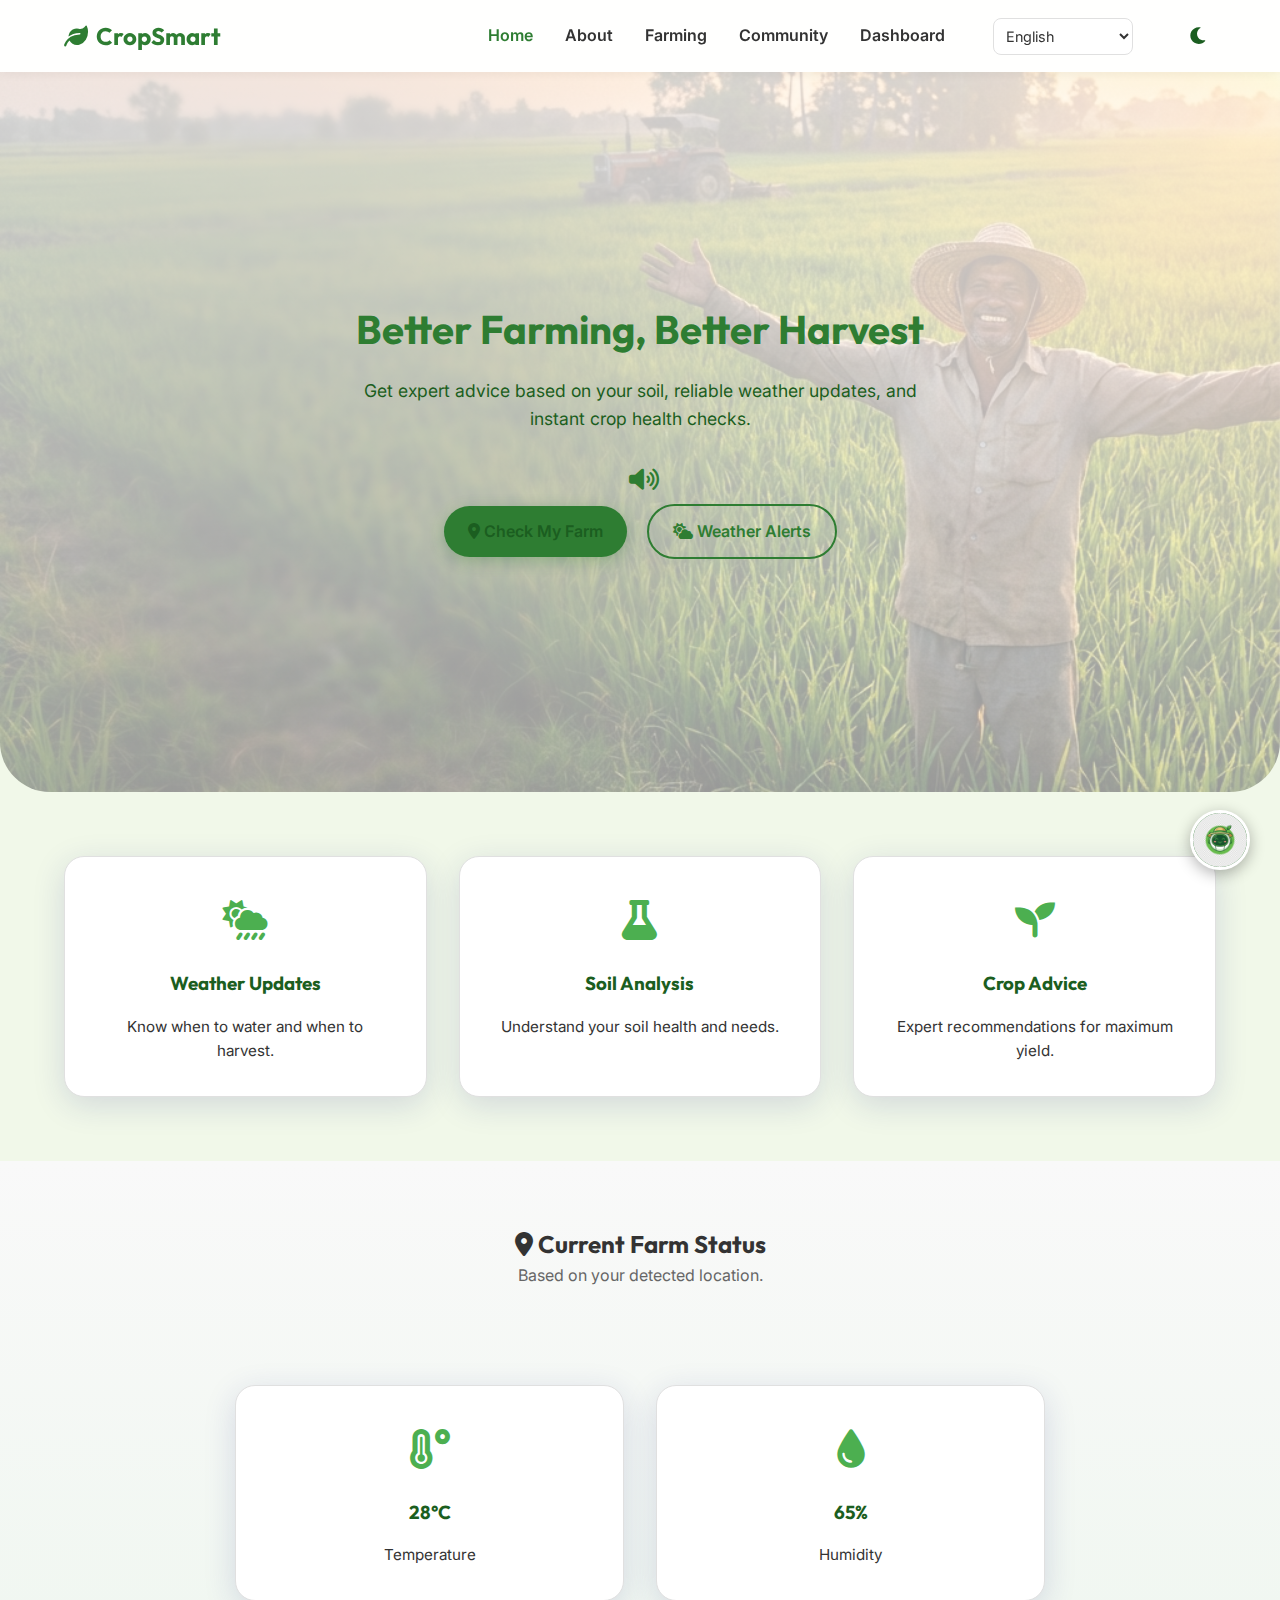
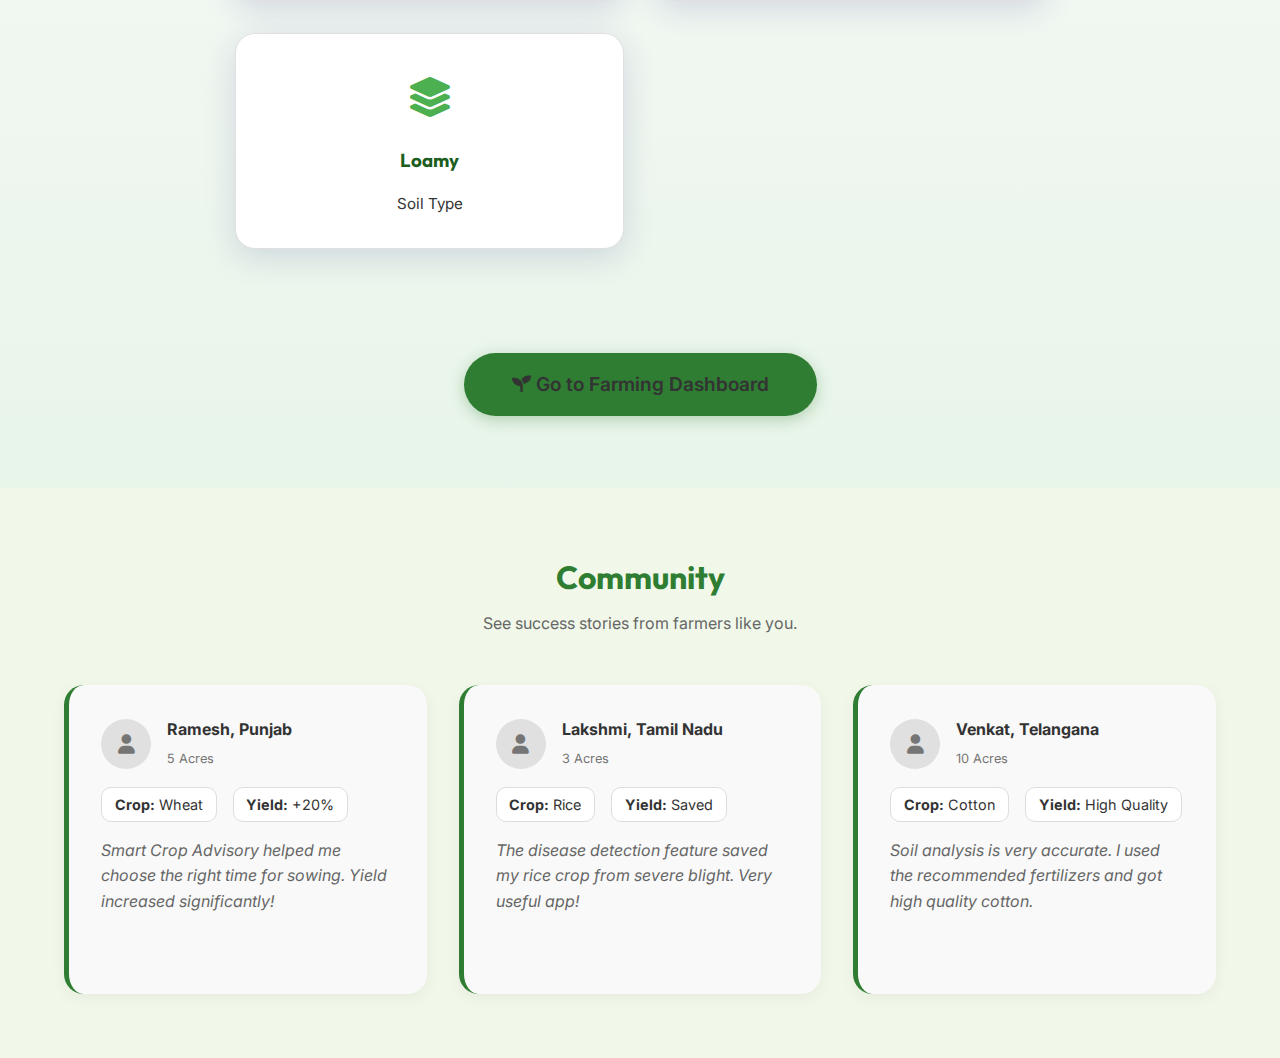
<file: index.html>
<!DOCTYPE html>
<html lang="en">

<head>
    <meta charset="UTF-8">
    <meta name="viewport" content="width=device-width, initial-scale=1.0">
    <title>Smart Crop Advisory</title>
    <link rel="stylesheet" href="css/style.css">
    <!-- Font Awesome for Icons -->
    <link rel="stylesheet" href="https://cdnjs.cloudflare.com/ajax/libs/font-awesome/6.0.0/css/all.min.css">
    <!-- Google Fonts: Inter and Outfit -->
    <link href="https://fonts.googleapis.com/css2?family=Inter:wght@400;600&family=Outfit:wght@500;700&display=swap"
        rel="stylesheet">
</head>

<body>

    <!-- Navigation -->
    <nav class="navbar">
        <div class="logo">
            <i class="fas fa-leaf"></i> CropSmart
        </div>
        <ul class="nav-links">
            <li><a href="#home" class="active" data-i18n="nav-home">Home</a></li>
            <li><a href="about.html" data-i18n="nav-about">About</a></li>
            <li><a href="farming.html" data-i18n="nav-farming">Farming</a></li>
            <li><a href="#community-section" data-i18n="nav-community">Community</a></li>
            <li><a href="dashboard.html" data-i18n="nav-dashboard">Dashboard</a></li>
            <div class="lang-select-container">
                <select id="language-select" class="lang-select" onchange="changeLanguage(this.value)">
                    <option value="en">English</option>
                    <option value="hi">हिंदी (Hindi)</option>
                    <option value="ta">தமிழ் (Tamil)</option>
                    <option value="te">తెలుగు (Telugu)</option>
                    <option value="kn">ಕನ್ನಡ (Kannada)</option>
                </select>
            </div>
            <button class="theme-toggle" onclick="toggleTheme()" title="Toggle Dark/Light Mode">
                <i id="theme-icon" class="fas fa-moon"></i>
            </button>
        </ul>
        <div class="hamburger">
            <i class="fas fa-bars"></i>
        </div>
    </nav>

    <!-- Hero Section -->
    <header id="home" class="hero">
        <div class="hero-content">
            <h1 data-i18n="hero-title">Better Farming, Better Harvest</h1>
            <p data-i18n="hero-desc">Get expert advice based on your soil, reliable weather updates, and instant crop
                health checks.</p>
            <button class="voice-btn" onclick="speakText('hero-desc')" title="Listen"><i
                    class="fas fa-volume-up"></i></button>
            <div class="cta-group">
                <a href="dashboard.html" class="btn btn-primary"><i class="fas fa-map-marker-alt"></i> <span
                        data-i18n="btn-check-farm">Check My Farm</span></a>
                <a href="farming.html" class="btn btn-secondary"><i class="fas fa-cloud-sun"></i> <span
                        data-i18n="btn-weather-alerts">Weather Alerts</span></a>
            </div>
        </div>
    </header>

    <!-- Benefits Section -->
    <section class="features">
        <div class="feature-card">
            <div class="icon-box"><i class="fas fa-cloud-sun-rain"></i></div>
            <h3 data-i18n="feat-weather">Weather Updates</h3>
            <p data-i18n="feat-weather-desc">Know when to water and when to harvest.</p>
        </div>
        <div class="feature-card">
            <div class="icon-box"><i class="fas fa-flask"></i></div>
            <h3 data-i18n="feat-soil">Soil Analysis</h3>
            <p data-i18n="feat-soil-desc">Understand your soil health and needs.</p>
        </div>
        <div class="feature-card">
            <div class="icon-box"><i class="fas fa-seedling"></i></div>
            <h3 data-i18n="feat-advice">Crop Advice</h3>
            <p data-i18n="feat-advice-desc">Expert recommendations for maximum yield.</p>
        </div>
    </section>

    <!-- Current Status Section -->
    <section id="status-section"
        style="padding: 4rem 5%; background: linear-gradient(to bottom, #f9f9f9, #e8f5e9); text-align: center;">
        <div style="max-width: 900px; margin: 0 auto;">
            <h2><i class="fas fa-map-marker-alt"></i> Current Farm Status</h2>
            <p style="margin-bottom: 2rem; color: #666;">Based on your detected location.</p>

            <div class="features">
                <div class="feature-card">
                    <div class="icon-box"><i class="fas fa-temperature-high"></i></div>
                    <h3>28°C</h3>
                    <p>Temperature</p>
                </div>
                <div class="feature-card">
                    <div class="icon-box"><i class="fas fa-tint"></i></div>
                    <h3>65%</h3>
                    <p>Humidity</p>
                </div>
                <div class="feature-card">
                    <div class="icon-box"><i class="fas fa-layer-group"></i></div>
                    <h3>Loamy</h3>
                    <p>Soil Type</p>
                </div>
            </div>

            <div style="margin-top:2rem;">
                <a href="farming.html" class="btn btn-primary" style="padding: 1rem 3rem; font-size: 1.2rem;">
                    <i class="fas fa-seedling"></i> Go to Farming Dashboard
                </a>
            </div>
        </div>
    </section>
    </div>
    </div>
    </section>

    </section>

    <!-- Community / Success Stories -->
    <section id="community-section" class="community-section">
        <h2 data-i18n="sec-community">Farmer Community</h2>
        <p data-i18n="community-desc">See success stories from farmers like you.</p>

        <div class="stories-grid">
            <!-- Story 1 -->
            <div class="story-card">
                <div class="story-header">
                    <div class="farmer-avatar"><i class="fas fa-user"></i></div>
                    <div class="farmer-info">
                        <h4 data-i18n="story-1-name">Ramesh, Punjab</h4>
                        <span>5 Acres</span>
                    </div>
                </div>
                <div class="story-stats">
                    <div class="stat-item"><strong data-i18n="lbl-crop">Crop:</strong> Wheat</div>
                    <div class="stat-item"><strong data-i18n="lbl-yield">Yield:</strong> +20%</div>
                </div>
                <p class="story-quote" data-i18n="story-1-quote">"Smart Crop Advisory helped me choose the right time
                    for sowing. Yield increased significantly!"</p>
            </div>

            <!-- Story 2 -->
            <div class="story-card">
                <div class="story-header">
                    <div class="farmer-avatar"><i class="fas fa-user"></i></div>
                    <div class="farmer-info">
                        <h4 data-i18n="story-2-name">Lakshmi, Tamil Nadu</h4>
                        <span>3 Acres</span>
                    </div>
                </div>
                <div class="story-stats">
                    <div class="stat-item"><strong data-i18n="lbl-crop">Crop:</strong> Rice</div>
                    <div class="stat-item"><strong data-i18n="lbl-yield">Yield:</strong> Saved</div>
                </div>
                <p class="story-quote" data-i18n="story-2-quote">"The disease detection feature saved my rice crop from
                    severe blight. Very useful app!"</p>
            </div>

            <!-- Story 3 -->
            <div class="story-card">
                <div class="story-header">
                    <div class="farmer-avatar"><i class="fas fa-user"></i></div>
                    <div class="farmer-info">
                        <h4 data-i18n="story-3-name">Venkat, Telangana</h4>
                        <span>10 Acres</span>
                    </div>
                </div>
                <div class="story-stats">
                    <div class="stat-item"><strong data-i18n="lbl-crop">Crop:</strong> Cotton</div>
                    <div class="stat-item"><strong data-i18n="lbl-yield">Yield:</strong> High Quality</div>
                </div>
                <p class="story-quote" data-i18n="story-3-quote">"Soil analysis is very accurate. I used the recommended
                    fertilizers and got high quality cotton."</p>
            </div>
        </div>
    </section>

    <!-- Footer -->
    <footer>
    </footer>

    <script src="js/i18n.js"></script>
    <script src="js/app.js"></script>
    <script src="js/analysis.js"></script>
    <script src="js/farming_data.js"></script>
    <script src="js/chatbot.js"></script>
    <script src="js/weather.js"></script>
</body>

</html>
</file>
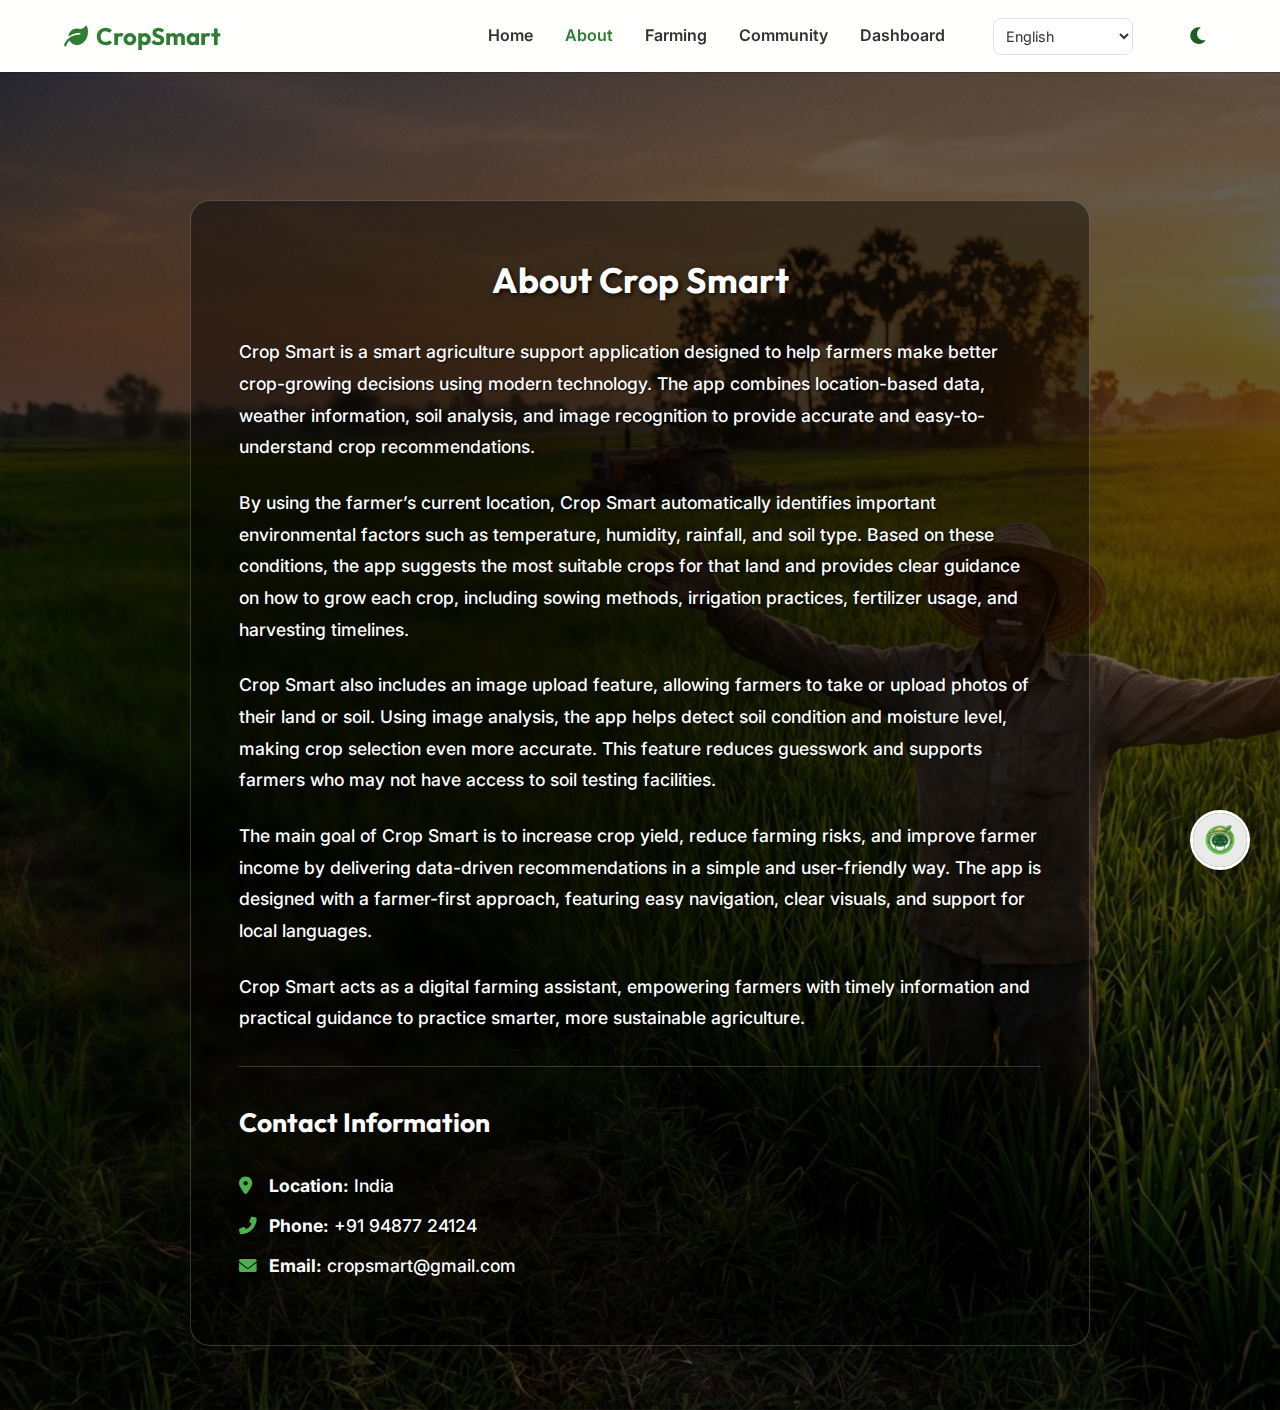
<file: about.html>
<!DOCTYPE html>
<html lang="en">

<head>
    <meta charset="UTF-8">
    <meta name="viewport" content="width=device-width, initial-scale=1.0">
    <title>About Us - Crop Smart</title>
    <link rel="stylesheet" href="css/style.css">
    <link rel="stylesheet" href="https://cdnjs.cloudflare.com/ajax/libs/font-awesome/6.0.0/css/all.min.css">
    <link href="https://fonts.googleapis.com/css2?family=Inter:wght@400;600&family=Outfit:wght@500;700&display=swap"
        rel="stylesheet">
    <style>
        .about-hero {
            background: linear-gradient(rgba(0, 0, 0, 0.6), rgba(0, 0, 0, 0.6)), url('assets/farmer_hero.png');
            background-size: cover;
            background-position: center;
            min-height: 100vh;
            display: flex;
            align-items: center;
            justify-content: center;
            padding: 8rem 5% 4rem;
            /* Top padding for fixed navbar */
            color: white;
            text-align: left;
        }

        .about-card {
            background: rgba(0, 0, 0, 0.4);
            /* Dark transparent overlay */
            backdrop-filter: none;
            /* Removed blur to see image clearly */
            -webkit-backdrop-filter: none;
            color: #fff;
            /* White text */
            max-width: 900px;
            padding: 3rem;
            border-radius: 20px;
            box-shadow: none;
            /* Removed box shadow */
            line-height: 1.8;
            font-size: 1.1rem;
            border: 1px solid rgba(255, 255, 255, 0.2);
        }

        .about-card h1 {
            color: #fff;
            /* White header */
            margin-bottom: 1.5rem;
            text-align: center;
            text-shadow: 2px 2px 4px rgba(0, 0, 0, 0.8);
            font-weight: 700;
        }

        .about-card p {
            margin-bottom: 1.5rem;
            font-weight: 500;
            text-shadow: 1px 1px 2px rgba(0, 0, 0, 0.8);
        }
    </style>
</head>

<body>

    <!-- Navigation -->
    <nav class="navbar">
        <div class="logo">
            <i class="fas fa-leaf"></i> CropSmart
        </div>
        <ul class="nav-links">
            <li><a href="index.html" data-i18n="nav-home">Home</a></li>
            <li><a href="about.html" class="active" data-i18n="nav-about">About</a></li>
            <li><a href="farming.html" data-i18n="nav-farming">Farming</a></li>
            <li><a href="index.html#community-section" data-i18n="nav-community">Community</a></li>
            <li><a href="dashboard.html" data-i18n="nav-dashboard">Dashboard</a></li>
            <div class="lang-select-container">
                <select id="language-select" class="lang-select" onchange="changeLanguage(this.value)">
                    <option value="en">English</option>
                    <option value="hi">हिंदी (Hindi)</option>
                    <option value="ta">தமிழ் (Tamil)</option>
                    <option value="te">తెలుగు (Telugu)</option>
                    <option value="kn">ಕನ್ನಡ (Kannada)</option>
                </select>
            </div>
            <button class="theme-toggle" onclick="toggleTheme()" title="Toggle Dark/Light Mode">
                <i id="theme-icon" class="fas fa-moon"></i>
            </button>
        </ul>
        <div class="hamburger">
            <i class="fas fa-bars"></i>
        </div>
    </nav>

    <div class="about-hero">
        <div class="about-card">
            <h1 data-i18n="about-title">About Crop Smart</h1>
            <p data-i18n="about-p1">Crop Smart is a smart agriculture support application designed to help farmers make
                better crop-growing decisions using modern technology. The app combines location-based data, weather
                information, soil analysis, and image recognition to provide accurate and easy-to-understand crop
                recommendations.</p>

            <p data-i18n="about-p2">By using the farmer’s current location, Crop Smart automatically identifies
                important environmental factors such as temperature, humidity, rainfall, and soil type. Based on these
                conditions, the app suggests the most suitable crops for that land and provides clear guidance on how to
                grow each crop, including sowing methods, irrigation practices, fertilizer usage, and harvesting
                timelines.</p>

            <p data-i18n="about-p3">Crop Smart also includes an image upload feature, allowing farmers to take or upload
                photos of their land or soil. Using image analysis, the app helps detect soil condition and moisture
                level, making crop selection even more accurate. This feature reduces guesswork and supports farmers who
                may not have access to soil testing facilities.</p>

            <p data-i18n="about-p4">The main goal of Crop Smart is to increase crop yield, reduce farming risks, and
                improve farmer income by delivering data-driven recommendations in a simple and user-friendly way. The
                app is designed with a farmer-first approach, featuring easy navigation, clear visuals, and support for
                local languages.</p>

            <p data-i18n="about-p5">Crop Smart acts as a digital farming assistant, empowering farmers with timely
                information and practical guidance to practice smarter, more sustainable agriculture.</p>

            <hr style="border: 0; border-top: 1px solid rgba(255, 255, 255, 0.2); margin: 2rem 0;">

            <h2 style="color: #fff; margin-bottom: 1.5rem; font-weight: 700;">Contact Information</h2>

            <div style="margin-bottom: 1rem;">
                <p style="margin-bottom: 0.5rem;"><i class="fas fa-map-marker-alt"
                        style="width: 25px; color: #4CAF50;"></i> <strong>Location:</strong> India</p>
                <p style="margin-bottom: 0.5rem;"><i class="fas fa-phone-alt" style="width: 25px; color: #4CAF50;"></i>
                    <strong>Phone:</strong> +91 94877 24124</p>
                <p style="margin-bottom: 0.5rem;"><i class="fas fa-envelope" style="width: 25px; color: #4CAF50;"></i>
                    <strong>Email:</strong> cropsmart@gmail.com</p>
            </div>
        </div>
    </div>

    <script src="js/i18n.js"></script>
    <script src="js/app.js"></script>
    <script src="js/chatbot.js"></script>
</body>

</html>
</file>
<file: css/style.css>
/* ... (Previous Base Styles) ... */

html {
    scroll-behavior: smooth;
}

:root {
    --primary-color: #2e7d32;
    /* Forest Green */
    --secondary-color: #4caf50;
    /* Fresh Green */
    --accent-color: #81c784;
    /* Light Green */
    --earth-color: #795548;
    /* Soil Brown */

    /* Default Light Theme */
    --text-main: #1b5e20;
    --text-body: #333333;
    --background-main: #f1f8e9;
    --card-bg: #ffffff;
    --glass-bg: rgba(255, 255, 255, 0.9);
    --shadow: 0 8px 32px 0 rgba(31, 38, 135, 0.15);
    --navbar-bg: rgba(255, 255, 255, 0.95);
    --border-color: #e0e0e0;
}

[data-theme="dark"] {
    /* Dark Theme Overrides */
    --text-main: #a5d6a7;
    --text-body: #e0e0e0;
    --background-main: #121212;
    --card-bg: #1e1e1e;
    --glass-bg: rgba(30, 30, 30, 0.9);
    --shadow: 0 8px 32px 0 rgba(0, 0, 0, 0.5);
    --navbar-bg: rgba(18, 18, 18, 0.95);
    --border-color: #333333;
}

* {
    margin: 0;
    padding: 0;
    box-sizing: border-box;
    font-family: 'Inter', sans-serif;
}

/* Language Selector */
.lang-select-container {
    margin-left: 1rem;
    position: relative;
    display: inline-block;
}

.lang-select {
    padding: 0.5rem;
    border-radius: 8px;
    border: 1px solid var(--border-color);
    background: var(--card-bg);
    font-size: 0.9rem;
    cursor: pointer;
    outline: none;
    color: var(--text-body);
}

.voice-btn {
    background: none;
    border: none;
    color: var(--primary-color);
    font-size: 1.5rem;
    cursor: pointer;
    margin-left: 0.5rem;
    transition: transform 0.2s;
}

.voice-btn:hover {
    transform: scale(1.1);
}

body {
    background-color: var(--background-main);
    color: var(--text-body);
    transition: background-color 0.3s, color 0.3s;
    line-height: 1.6;
}

/* Theme Toggle Button */
.theme-toggle {
    background: none;
    border: none;
    cursor: pointer;
    font-size: 1.2rem;
    color: var(--text-main);
    margin-left: 1rem;
    padding: 0.5rem;
    border-radius: 50%;
    transition: background 0.3s;
}

.theme-toggle:hover {
    background: rgba(0, 0, 0, 0.1);
}

[data-theme="dark"] .theme-toggle:hover {
    background: rgba(255, 255, 255, 0.1);
}

/* Typography */
h1,
h2,
h3,
.logo {
    font-family: 'Outfit', sans-serif;
}

/* Navbar */
.navbar {
    display: flex;
    justify-content: space-between;
    align-items: center;
    padding: 1rem 5%;
    background: var(--navbar-bg);
    backdrop-filter: blur(10px);
    -webkit-backdrop-filter: blur(10px);
    position: sticky;
    top: 0;
    z-index: 1000;
    box-shadow: 0 2px 10px rgba(0, 0, 0, 0.05);
}

.logo {
    font-size: 1.5rem;
    font-weight: 700;
    color: var(--primary-color);
    display: flex;
    align-items: center;
    gap: 0.5rem;
}

.nav-links {
    display: flex;
    gap: 2rem;
    list-style: none;
    align-items: center;
}

.nav-links a {
    text-decoration: none;
    color: var(--text-body);
    font-weight: 600;
    transition: color 0.3s;
}

.nav-links a.active,
.nav-links a:hover {
    color: var(--primary-color);
}

.hamburger {
    display: none;
    font-size: 1.5rem;
    color: var(--primary-color);
}

/* Hero Section */
.hero {
    padding: 4rem 5%;
    text-align: center;
    background: linear-gradient(rgba(255, 255, 255, 0.8), rgba(255, 255, 255, 0.6)), url('../assets/farmer_hero.png');
    background-size: cover;
    background-position: center;
    min-height: 80vh;
    display: flex;
    align-items: center;
    justify-content: center;
    border-bottom-left-radius: 50px;
    border-bottom-right-radius: 50px;
    color: #1b5e20;
}

.hero h1 {
    font-size: 2.5rem;
    margin-bottom: 1rem;
    color: var(--primary-color);
}

.hero p {
    font-size: 1.1rem;
    margin-bottom: 2rem;
    max-width: 600px;
    margin-left: auto;
    margin-right: auto;
}

/* Buttons */
.btn {
    display: inline-block;
    padding: 0.8rem 1.5rem;
    border-radius: 50px;
    text-decoration: none;
    font-weight: 600;
    margin: 0.5rem;
    cursor: pointer;
    border: none;
    font-family: inherit;
    transition: transform 0.2s, box-shadow 0.2s;
}

.btn-primary {
    background-color: var(--primary-color);
    color: var(--white);
    box-shadow: 0 4px 15px rgba(46, 125, 50, 0.3);
}

.btn-primary:disabled {
    background-color: #ccc;
    cursor: not-allowed;
    box-shadow: none;
}

.btn-secondary {
    background-color: var(--white);
    color: var(--primary-color);
    border: 2px solid var(--primary-color);
}

.btn:hover:not(:disabled) {
    transform: translateY(-2px);
    box-shadow: 0 6px 20px rgba(46, 125, 50, 0.4);
}

/* Features */
.features {
    padding: 4rem 5%;
    display: grid;
    grid-template-columns: repeat(auto-fit, minmax(250px, 1fr));
    gap: 2rem;
    text-align: center;
}

.feature-card {
    background: var(--card-bg);
    padding: 2rem;
    border-radius: 20px;
    box-shadow: var(--shadow);
    text-align: center;
    transition: transform 0.3s;
    border: 1px solid var(--border-color);
}

.feature-card:hover {
    transform: translateY(-5px);
}

.feature-card h3 {
    margin-bottom: 1rem;
    color: var(--text-main);
}

.feature-card p {
    color: var(--text-body);
    font-size: 0.95rem;
}

.icon-box {
    font-size: 2.5rem;
    color: var(--secondary-color);
    margin-bottom: 1rem;
}

/* Dashboard Styles */
.dashboard-container {
    padding: 2rem 5%;
    max-width: 1200px;
    margin: 0 auto;
}

.dashboard-section {
    background: var(--white);
    padding: 2rem;
    border-radius: 15px;
    box-shadow: var(--shadow);
    margin-bottom: 2rem;
}

.step-badge {
    background: var(--primary-color);
    color: white;
    padding: 0.2rem 0.8rem;
    border-radius: 50%;
    margin-right: 0.5rem;
    font-size: 1.2rem;
}

.instruction-text {
    color: #666;
    margin-bottom: 1rem;
}

/* Map */
.map-container-large {
    height: 400px;
    width: 100%;
    border-radius: 15px;
    z-index: 1;
    border: 3px solid #e0e0e0;
}

.action-row {
    display: flex;
    justify-content: space-between;
    align-items: center;
    margin-top: 1.5rem;
    flex-wrap: wrap;
    gap: 1rem;
}

.location-info p {
    margin: 0.2rem 0;
    font-weight: 600;
}

.sub-info {
    font-size: 0.9rem;
    color: #777;
    font-weight: 400 !important;
}

/* Recommendation Grid */
.crop-grid {
    display: grid;
    grid-template-columns: repeat(auto-fill, minmax(250px, 1fr));
    gap: 1.5rem;
    animation: fadeIn 0.5s ease-in;
}

@keyframes fadeIn {
    from {
        opacity: 0;
        transform: translateY(10px);
    }

    to {
        opacity: 1;
        transform: translateY(0);
    }
}

.crop-card {
    background: white;
    border-radius: 15px;
    overflow: hidden;
    box-shadow: 0 4px 10px rgba(0, 0, 0, 0.1);
    cursor: pointer;
    transition: transform 0.2s;
    border: 1px solid #eee;
}

.crop-card:hover {
    transform: translateY(-5px);
    box-shadow: 0 8px 20px rgba(0, 0, 0, 0.15);
}

.crop-img {
    width: 100%;
    height: 150px;
    object-fit: cover;
}

.crop-info {
    padding: 1rem;
}

.crop-info h4 {
    color: var(--primary-color);
    margin-bottom: 0.4rem;
    font-size: 1.2rem;
}

.tag {
    display: inline-block;
    padding: 0.2rem 0.6rem;
    border-radius: 12px;
    font-size: 0.8rem;
    font-weight: 600;
}

.tag-high {
    background: #e8f5e9;
    color: #2e7d32;
}

.tag-med {
    background: #fff3e0;
    color: #f57c00;
}

/* Dashboard Grid Extras */
.dashboard-grid {
    display: grid;
    grid-template-columns: repeat(auto-fit, minmax(300px, 1fr));
    gap: 2rem;
    margin-bottom: 2rem;
}

.card {
    background: var(--white);
    padding: 1.5rem;
    border-radius: 15px;
    box-shadow: var(--shadow);
}

/* Modal */
.modal {
    display: none;
    position: fixed;
    z-index: 2000;
    left: 0;
    top: 0;
    width: 100%;
    height: 100%;
    background-color: rgba(0, 0, 0, 0.5);
    backdrop-filter: blur(5px);
}

.modal-content {
    background-color: #fff;
    margin: 10% auto;
    padding: 0;
    border-radius: 20px;
    width: 90%;
    max-width: 600px;
    position: relative;
    max-height: 80vh;
    overflow-y: auto;
    box-shadow: 0 10px 40px rgba(0, 0, 0, 0.3);
    animation: slideUp 0.3s ease-out;
}

@keyframes slideUp {
    from {
        transform: translateY(50px);
        opacity: 0;
    }

    to {
        transform: translateY(0);
        opacity: 1;
    }
}

.close-modal {
    color: #aaa;
    position: absolute;
    right: 20px;
    top: 15px;
    font-size: 28px;
    font-weight: bold;
    cursor: pointer;
    z-index: 2;
}

.modal-header {
    position: relative;
}

.modal-hero-img {
    width: 100%;
    height: 200px;
    object-fit: cover;
}

.modal-body-content {
    padding: 2rem;
}

.detail-row {
    display: flex;
    margin-bottom: 1rem;
    align-items: baseline;
}

.detail-row i {
    color: var(--primary-color);
    width: 25px;
    margin-right: 10px;
}

/* Mobile */
@media (max-width: 768px) {
    .nav-links {
        display: none;
    }

    .hamburger {
        display: block;
    }

    .hero h1 {
        font-size: 2rem;
    }
}

/* Community / Success Stories */
.community-section {
    padding: 4rem 5%;
    background: var(--white);
    text-align: center;
}

.community-section h2 {
    font-size: 2rem;
    color: var(--primary-color);
    margin-bottom: 0.5rem;
}

.community-section p {
    color: #666;
    margin-bottom: 3rem;
}

.stories-grid {
    display: grid;
    grid-template-columns: repeat(auto-fit, minmax(300px, 1fr));
    gap: 2rem;
}

.story-card {
    background: #f9f9f9;
    padding: 2rem;
    border-radius: 20px;
    box-shadow: 0 4px 15px rgba(0, 0, 0, 0.05);
    text-align: left;
    border-left: 5px solid var(--primary-color);
    transition: transform 0.3s;
}

.story-card:hover {
    transform: translateY(-5px);
}

.story-header {
    display: flex;
    align-items: center;
    margin-bottom: 1rem;
}

.farmer-avatar {
    width: 50px;
    height: 50px;
    border-radius: 50%;
    margin-right: 1rem;
    background-color: #e0e0e0;
    display: flex;
    align-items: center;
    justify-content: center;
    color: #757575;
    font-size: 1.2rem;
}

.farmer-info h4 {
    color: var(--text-dark);
    margin-bottom: 0.2rem;
}

.farmer-info span {
    font-size: 0.8rem;
    color: #757575;
}

.story-stats {
    display: flex;
    gap: 1rem;
    margin-bottom: 1rem;
    font-size: 0.9rem;
}

.stat-item {
    background: #fff;
    padding: 0.3rem 0.8rem;
    border-radius: 10px;
    border: 1px solid #ddd;
}

.story-quote {
    font-style: italic;
    color: #555;
    line-height: 1.6;
}

/* Mobile */
@media (max-width: 768px) {
    .nav-links {
        display: none;
    }

    .hamburger {
        display: block;
    }

    .hero h1 {
        font-size: 2rem;
    }
}

/* Chatbot Styles */
.chat-fab {
    position: fixed;
    bottom: 30px;
    right: 30px;
    width: 60px;
    height: 60px;
    background: var(--primary-color);
    border-radius: 50%;
    box-shadow: 0 4px 15px rgba(0, 0, 0, 0.3);
    cursor: pointer;
    z-index: 1000;
    display: flex;
    align-items: center;
    justify-content: center;
    transition: transform 0.3s;
    border: 3px solid white;
    overflow: hidden;
    /* Ensure zoom stays within circle */
}

/* Zoom the image inside, not the button */
.chat-fab:hover img {
    transform: scale(1.2);
}

/* Remove button scale to keep it fixed in place/size */
.chat-fab:hover {
    transform: none;
    border-color: var(--secondary-color);
}

.chat-fab img {
    width: 100%;
    height: 100%;
    object-fit: cover;
    transition: transform 0.3s;
}

.chat-window {
    position: fixed;
    bottom: 100px;
    right: 30px;
    width: 350px;
    height: 500px;
    background: white;
    border-radius: 20px;
    box-shadow: 0 5px 30px rgba(0, 0, 0, 0.2);
    z-index: 999;
    display: flex;
    flex-direction: column;
    overflow: hidden;
    animation: slideUp 0.3s ease-out;
    border: 1px solid #ddd;
}

.chat-header {
    background: var(--primary-color);
    color: white;
    padding: 1rem;
    display: flex;
    justify-content: space-between;
    align-items: center;
    font-weight: bold;
}

.chat-body {
    flex: 1;
    padding: 1rem;
    overflow-y: auto;
    background: #f5f5f5;
    display: flex;
    flex-direction: column;
    gap: 10px;
}

.chat-footer {
    padding: 10px;
    background: white;
    border-top: 1px solid #eee;
    display: flex;
    gap: 10px;
}

.chat-footer input {
    flex: 1;
    padding: 8px 12px;
    border: 1px solid #ccc;
    border-radius: 20px;
    outline: none;
}

.chat-footer button {
    background: var(--primary-color);
    color: white;
    border: none;
    width: 35px;
    height: 35px;
    border-radius: 50%;
    cursor: pointer;
}

.message {
    padding: 10px 15px;
    border-radius: 15px;
    max-width: 80%;
    font-size: 0.9rem;
    line-height: 1.4;
}

.bot-message {
    background: white;
    align-self: flex-start;
    border-bottom-left-radius: 2px;
    box-shadow: 0 2px 5px rgba(0, 0, 0, 0.05);
}

.user-message {
    background: var(--primary-color);
    color: white;
    align-self: flex-end;
    border-bottom-right-radius: 2px;
}

.faq-container {
    display: flex;
    flex-direction: column;
    gap: 5px;
    margin-top: 10px;
}

.faq-btn {
    background: #e8f5e9;
    border: 1px solid var(--primary-color);
    color: var(--primary-color);
    padding: 8px;
    border-radius: 10px;
    cursor: pointer;
    text-align: left;
    font-size: 0.85rem;
    transition: background 0.2s;
}

.faq-btn:hover {
    background: #c8e6c9;
}

/* Mobile Responsive Chat */
@media (max-width: 480px) {
    .chat-window {
        width: 100%;
        height: 100%;
        bottom: 0;
        right: 0;
        border-radius: 0;
    }
}

/* Weather Advisory Section */
.alert-banner {
    padding: 1.5rem;
    border-radius: 10px;
    margin-bottom: 2rem;
    font-weight: 600;
    display: flex;
    align-items: center;
    gap: 1rem;
    font-size: 1.1rem;
    box-shadow: 0 4px 10px rgba(0, 0, 0, 0.1);
}

.alert-warning {
    background-color: #fff3e0;
    color: #e65100;
    border-left: 5px solid #ff9800;
}

.alert-danger {
    background-color: #ffebee;
    color: #c62828;
    border-left: 5px solid #f44336;
}

.alert-info {
    background-color: #e3f2fd;
    color: #1565c0;
    border-left: 5px solid #2196f3;
}

.alert-success {
    background-color: #e8f5e9;
    color: #2e7d32;
    border-left: 5px solid #4caf50;
}

@keyframes slideIn {
    from {
        transform: translateY(-10px);
        opacity: 0;
    }

    to {
        transform: translateY(0);
        opacity: 1;
    }
}

.forecast-grid {
    display: grid;
    grid-template-columns: repeat(auto-fit, minmax(100px, 1fr));
    gap: 1rem;
    overflow-x: auto;
    padding-bottom: 1rem;
}

.forecast-card {
    background: white;
    padding: 1rem;
    border-radius: 15px;
    text-align: center;
    box-shadow: 0 2px 8px rgba(0, 0, 0, 0.05);
    border: 1px solid #eee;
    min-width: 100px;
}

.f-day {
    font-weight: bold;
    margin-bottom: 0.5rem;
    color: #555;
}

.f-icon {
    font-size: 2rem;
    margin-bottom: 0.5rem;
}

.f-temp {
    font-size: 1.2rem;
    font-weight: bold;
    color: var(--text-dark);
}

.f-cond {
    font-size: 0.8rem;
    color: #888;
}

/* Farming Dashboard Styles */
.dashboard-body {
    background-color: #f0f2f5;
    display: flex;
    flex-direction: column;
    min-height: 100vh;
}

.main-layout {
    display: flex;
    flex: 1;
}

.sidebar {
    width: 250px;
    background: white;
    border-right: 1px solid #ddd;
    padding: 1rem 0;
    display: none;
    /* Hidden on mobile initially, or use media query */
}

@media (min-width: 768px) {
    .sidebar {
        display: block;
    }
}

.sidebar ul {
    list-style: none;
}

.sidebar li {
    padding: 1rem 2rem;
    cursor: pointer;
    font-weight: 600;
    color: #555;
    transition: background 0.2s;
    display: flex;
    align-items: center;
    gap: 10px;
}

.sidebar li:hover,
.sidebar li.active {
    background: #e8f5e9;
    color: var(--primary-color);
    border-right: 3px solid var(--primary-color);
}

.content-area {
    flex: 1;
    padding: 2rem;
    overflow-y: auto;
}

/* Crop Selector Grid */
.crop-grid-select {
    display: grid;
    grid-template-columns: repeat(auto-fill, minmax(180px, 1fr));
    gap: 1.5rem;
    margin-top: 2rem;
}

.crop-select-card {
    background: white;
    border-radius: 15px;
    padding: 1.5rem;
    text-align: center;
    cursor: pointer;
    transition: transform 0.2s, box-shadow 0.2s;
    border: 2px solid transparent;
}

.crop-select-card:hover {
    transform: translateY(-5px);
    box-shadow: 0 10px 20px rgba(0, 0, 0, 0.1);
    border-color: var(--primary-color);
}

.crop-select-card img {
    width: 80px;
    height: 80px;
    object-fit: contain;
    margin-bottom: 1rem;
}

/* Dashboard Header */
.dash-header-card {
    background: white;
    padding: 2rem;
    border-radius: 15px;
    display: flex;
    align-items: center;
    gap: 2rem;
    margin-bottom: 2rem;
    box-shadow: 0 2px 5px rgba(0, 0, 0, 0.05);
}

.dash-header-card img {
    width: 100px;
    height: 100px;
    border-radius: 15px;
    object-fit: cover;
}

/* Detailed Grid */
.dash-grid-layout {
    display: grid;
    grid-template-columns: 1fr;
    gap: 2rem;
}

@media(min-width: 1024px) {
    .dash-grid-layout {
        grid-template-columns: 1fr 1.5fr;
    }
}

.dash-card {
    background: white;
    border-radius: 15px;
    padding: 1.5rem;
    margin-bottom: 1.5rem;
    box-shadow: 0 2px 10px rgba(0, 0, 0, 0.05);
}

.dash-card h3 {
    border-bottom: 1px solid #eee;
    padding-bottom: 0.8rem;
    margin-bottom: 1rem;
    color: var(--primary-color);
    font-size: 1.1rem;
}

/* Requirement List */
.req-item {
    display: flex;
    align-items: center;
    gap: 10px;
    margin-bottom: 0.8rem;
    font-size: 0.95rem;
}

.req-item i {
    color: var(--secondary-color);
    width: 20px;
}

/* Advisory */
.advice-block {
    margin-bottom: 0.8rem;
    font-size: 0.95rem;
}

.cost-tip {
    background: #fff8e1;
    padding: 0.8rem;
    border-radius: 8px;
    color: #d68910;
    font-size: 0.9rem;
    display: flex;
    align-items: center;
    gap: 10px;
    margin-top: 1rem;
}

/* Timeline */
.timeline-container {
    position: relative;
    padding-left: 20px;
    border-left: 2px solid #e0e0e0;
}

.timeline-item {
    position: relative;
    margin-bottom: 2rem;
    padding-left: 20px;
}

.timeline-dot {
    position: absolute;
    left: -29px;
    top: 5px;
    width: 16px;
    height: 16px;
    background: var(--primary-color);
    border-radius: 50%;
    border: 3px solid white;
    box-shadow: 0 0 0 2px #e0e0e0;
}

.timeline-content h4 {
    margin-bottom: 0.2rem;
    color: #333;
}

.badg {
    background: #e0f2f1;
    color: #00695c;
    padding: 2px 8px;
    border-radius: 4px;
    font-size: 0.8rem;
    font-weight: 600;
}

/* Pests */
.pest-card {
    background: #fafafa;
    border: 1px solid #eee;
    padding: 1rem;
    border-radius: 10px;
    margin-bottom: 1rem;
}

.pest-header {
    display: flex;
    justify-content: space-between;
    margin-bottom: 0.5rem;
}

.severity {
    font-size: 0.8rem;
    font-weight: bold;
    padding: 2px 6px;
    border-radius: 4px;
}

.severity.high,
.severity.critical {
    background: #ffebee;
    color: #c62828;
}

.severity.medium {
    background: #fff3e0;
    color: #ef6c00;
}

.severity.low {
    background: #e8f5e9;
    color: #2e7d32;
}

.btn-back {
    background: none;
    border: none;
    color: #666;
    cursor: pointer;
    font-size: 1rem;
    margin-bottom: 1rem;
    display: flex;
    align-items: center;
    gap: 5px;
}

.btn-back:hover {
    color: var(--primary-color);
}
</file>
